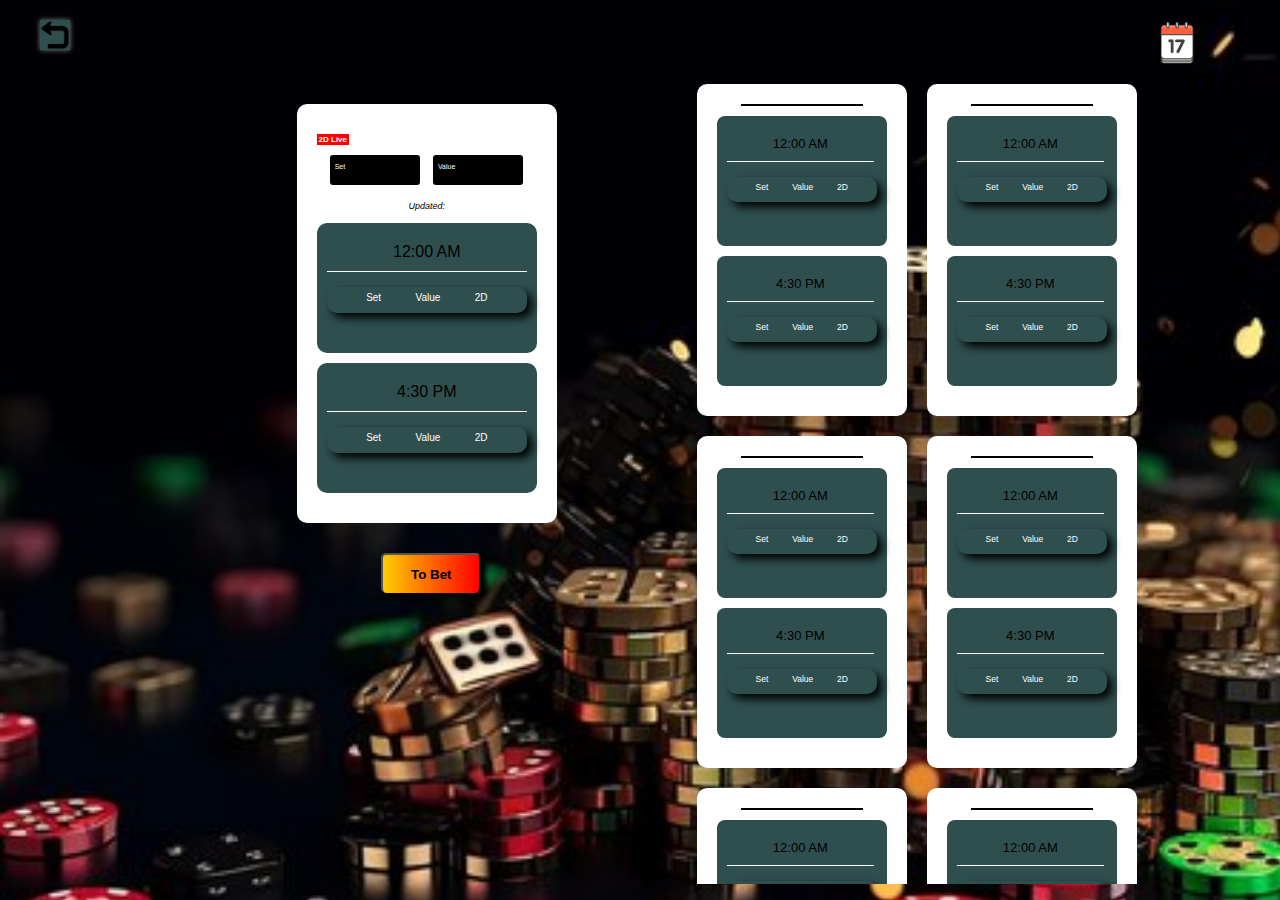
<file: index.html>
<!DOCTYPE html>
<html lang="en">
  <head>
    <meta charset="UTF-8" />
    <meta name="viewport" content="width=device-width, initial-scale=1.0" />
    <link rel="stylesheet" href="./style.css" />
    <script src="jquery3.6.0.js"></script>
    <script src="script.js" defer></script>
    <title>Thai Lottery Results</title>
  </head>
  <body>
    <span class="historyImgContainer">
      <img src="./backButton.png" alt="" class="backButton" />
    </span>
    <span class="tenDayContainer">
      <img src="./tenDate.png" alt="" class="tenDate" />
    </span>

    <div class="bigcontainer">
      <div class="liveBox">
        <div class="container">
          <div class="box">
            <div class="live">2D Live</div>
            <div>
              <span id="live"></span>
            </div>
            <div id="setAndVal">
              <div class="setBox">
                <span class="setText">Set</span>
                <span id="currentSet"></span>
              </div>
              <div class="valBox">
                <span class="valText">Value</span>
                <span id="currentVal"></span>
              </div>
            </div>
            <div class="time">
              <span class="finishOrNot"></span>
              <span class="update"><i>Updated:</i></span>
              <span id="updateTime"></span>
            </div>
            <div id="result-12am">
              <div id="title1">12:00 AM</div>
              <div class="box1">
                <span>
                  <div id="setText">Set</div>
                  <div id="set"></div>
                </span>
                <span>
                  <div id="valText">Value</div>
                  <div id="value"></div>
                </span>
                <span>
                  <div id="twoD_Text">2D</div>
                  <div id="result-12am-text"></div>
                </span>
              </div>
            </div>
            <div id="result-430pm">
              <div id="title1">4:30 PM</div>
              <div class="box1">
                <span>
                  <div id="setText">Set</div>
                  <div id="set2"></div>
                </span>
                <span>
                  <div id="valText">Value</div>
                  <div id="value2"></div>
                </span>
                <span>
                  <div id="twoD_Text">2D</div>
                  <div id="result-430pm-text"></div>
                </span>
              </div>
            </div>
          </div>
        </div>
        <a href="./section.html"><button class="to_Bet">To Bet</button></a>
      </div>

      <div class="scrollable-cart">
        <div class="cart">
          <div class="parent">
            <div class="container1">
              <div class="cartBox">
                <div class="dateContainer">
                  <div id="date"></div>
                </div>
                <div id="cart_result-12am">
                  <div id="cart_title1">12:00 AM</div>
                  <div class="box1">
                    <span>
                      <div id="cart_setText">Set</div>
                      <div id="cart_set"></div>
                    </span>
                    <span>
                      <div id="cart_valText">Value</div>
                      <div id="cart_value"></div>
                    </span>
                    <span>
                      <div id="cart_twoD_Text">2D</div>
                      <div id="tenDay12am"></div>
                    </span>
                  </div>
                </div>
                <div id="cart_result-430pm">
                  <div id="cart_title1">4:30 PM</div>
                  <div class="box1">
                    <span>
                      <div id="cart_setText">Set</div>
                      <div id="cart_set02"></div>
                    </span>
                    <span>
                      <div id="cart_valText">Value</div>
                      <div id="cart_value02"></div>
                    </span>
                    <span>
                      <div id="cart_twoD_Text">2D</div>
                      <div id="tenDay430pm"></div>
                    </span>
                  </div>
                </div>
              </div>
            </div>

            <div class="container1">
              <div class="cartBox">
                <div class="dateContainer">
                  <div id="date1"></div>
                </div>
                <div id="cart_result-12am">
                  <div id="cart_title1">12:00 AM</div>
                  <div class="box1">
                    <span>
                      <div id="cart_setText">Set</div>
                      <div id="cart_set1"></div>
                    </span>
                    <span>
                      <div id="cart_valText">Value</div>
                      <div id="cart_value1"></div>
                    </span>
                    <span>
                      <div id="cart_twoD_Text">2D</div>
                      <div id="tenDay12am1"></div>
                    </span>
                  </div>
                </div>
                <div id="cart_result-430pm">
                  <div id="cart_title1">4:30 PM</div>
                  <div class="box1">
                    <span>
                      <div id="cart_setText">Set</div>
                      <div id="cart_set21"></div>
                    </span>
                    <span>
                      <div id="cart_valText">Value</div>
                      <div id="cart_value21"></div>
                    </span>
                    <span>
                      <div id="cart_twoD_Text">2D</div>
                      <div \ id="tenDay430pm1"></div>
                    </span>
                  </div>
                </div>
              </div>
            </div>
          </div>
          <div class="parent">
            <div class="container1">
              <div class="cartBox">
                <div class="dateContainer">
                  <div id="date2"></div>
                </div>
                <div id="cart_result-12am">
                  <div id="cart_title1">12:00 AM</div>
                  <div class="box1">
                    <span>
                      <div id="cart_setText">Set</div>
                      <div id="cart_set2"></div>
                    </span>
                    <span>
                      <div id="cart_valText">Value</div>
                      <div id="cart_value2"></div>
                    </span>
                    <span>
                      <div id="cart_twoD_Text">2D</div>
                      <div id="tenDay12am2"></div>
                    </span>
                  </div>
                </div>
                <div id="cart_result-430pm">
                  <div id="cart_title1">4:30 PM</div>
                  <div class="box1">
                    <span>
                      <div id="cart_setText">Set</div>
                      <div id="cart_set22"></div>
                    </span>
                    <span>
                      <div id="cart_valText">Value</div>
                      <div id="cart_value22"></div>
                    </span>
                    <span>
                      <div id="cart_twoD_Text">2D</div>
                      <div id="tenDay430pm2"></div>
                    </span>
                  </div>
                </div>
              </div>
            </div>

            <div class="container1">
              <div class="cartBox">
                <div class="dateContainer">
                  <div id="date3"></div>
                </div>
                <div id="cart_result-12am">
                  <div id="cart_title1">12:00 AM</div>
                  <div class="box1">
                    <span>
                      <div id="cart_setText">Set</div>
                      <div id="cart_set3"></div>
                    </span>
                    <span>
                      <div id="cart_valText">Value</div>
                      <div id="cart_value3"></div>
                    </span>
                    <span>
                      <div id="cart_twoD_Text">2D</div>
                      <div id="tenDay12am3"></div>
                    </span>
                  </div>
                </div>
                <div id="cart_result-430pm">
                  <div id="cart_title1">4:30 PM</div>
                  <div class="box1">
                    <span>
                      <div id="cart_setText">Set</div>
                      <div id="cart_set23"></div>
                    </span>
                    <span>
                      <div id="cart_valText">Value</div>
                      <div id="cart_value23"></div>
                    </span>
                    <span>
                      <div id="cart_twoD_Text">2D</div>
                      <div id="tenDay430pm3"></div>
                    </span>
                  </div>
                </div>
              </div>
            </div>
          </div>
          <div class="parent">
            <div class="container1">
              <div class="cartBox">
                <div class="dateContainer">
                  <div id="date4"></div>
                </div>
                <div id="cart_result-12am">
                  <div id="cart_title1">12:00 AM</div>
                  <div class="box1">
                    <span>
                      <div id="cart_setText">Set</div>
                      <div id="cart_set4"></div>
                    </span>
                    <span>
                      <div id="cart_valText">Value</div>
                      <div id="cart_value4"></div>
                    </span>
                    <span>
                      <div id="cart_twoD_Text">2D</div>
                      <div id="tenDay12am4"></div>
                    </span>
                  </div>
                </div>
                <div id="cart_result-430pm">
                  <div id="cart_title1">4:30 PM</div>
                  <div class="box1">
                    <span>
                      <div id="cart_setText">Set</div>
                      <div id="cart_set24"></div>
                    </span>
                    <span>
                      <div id="cart_valText">Value</div>
                      <div id="cart_value24"></div>
                    </span>
                    <span>
                      <div id="cart_twoD_Text">2D</div>
                      <div id="tenDay430pm4"></div>
                    </span>
                  </div>
                </div>
              </div>
            </div>

            <div class="container1">
              <div class="cartBox">
                <div class="dateContainer">
                  <div id="date5"></div>
                </div>
                <div id="cart_result-12am">
                  <div id="cart_title1">12:00 AM</div>
                  <div class="box1">
                    <span>
                      <div id="cart_setText">Set</div>
                      <div id="cart_set5"></div>
                    </span>
                    <span>
                      <div id="cart_valText">Value</div>
                      <div id="cart_value5"></div>
                    </span>
                    <span>
                      <div id="cart_twoD_Text">2D</div>
                      <div id="tenDay12am5"></div>
                    </span>
                  </div>
                </div>
                <div id="cart_result-430pm">
                  <div id="cart_title1">4:30 PM</div>
                  <div class="box1">
                    <span>
                      <div id="cart_setText">Set</div>
                      <div id="cart_set25"></div>
                    </span>
                    <span>
                      <div id="cart_valText">Value</div>
                      <div id="cart_value25"></div>
                    </span>
                    <span>
                      <div id="cart_twoD_Text">2D</div>
                      <div id="tenDay430pm5"></div>
                    </span>
                  </div>
                </div>
              </div>
            </div>
          </div>
          <div class="parent">
            <div class="container1">
              <div class="cartBox">
                <div class="dateContainer">
                  <div id="date6"></div>
                </div>
                <div id="cart_result-12am">
                  <div id="cart_title1">12:00 AM</div>
                  <div class="box1">
                    <span>
                      <div id="cart_setText">Set</div>
                      <div id="cart_set6"></div>
                    </span>
                    <span>
                      <div id="cart_valText">Value</div>
                      <div id="cart_value6"></div>
                    </span>
                    <span>
                      <div id="cart_twoD_Text">2D</div>
                      <div id="tenDay12am6"></div>
                    </span>
                  </div>
                </div>
                <div id="cart_result-430pm">
                  <div id="cart_title1">4:30 PM</div>
                  <div class="box1">
                    <span>
                      <div id="cart_setText">Set</div>
                      <div id="cart_set26"></div>
                    </span>
                    <span>
                      <div id="cart_valText">Value</div>
                      <div id="cart_value26"></div>
                    </span>
                    <span>
                      <div id="cart_twoD_Text">2D</div>
                      <div id="tenDay430pm6"></div>
                    </span>
                  </div>
                </div>
              </div>
            </div>

            <div class="container1">
              <div class="cartBox">
                <div class="dateContainer">
                  <div id="date7"></div>
                </div>
                <div id="cart_result-12am">
                  <div id="cart_title1">12:00 AM</div>
                  <div class="box1">
                    <span>
                      <div id="cart_setText">Set</div>
                      <div id="cart_set7"></div>
                    </span>
                    <span>
                      <div id="cart_valText">Value</div>
                      <div id="cart_value7"></div>
                    </span>
                    <span>
                      <div id="cart_twoD_Text">2D</div>
                      <div id="tenDay12am7"></div>
                    </span>
                  </div>
                </div>
                <div id="cart_result-430pm">
                  <div id="cart_title1">4:30 PM</div>
                  <div class="box1">
                    <span>
                      <div id="cart_setText">Set</div>
                      <div id="cart_set27"></div>
                    </span>
                    <span>
                      <div id="cart_valText">Value</div>
                      <div id="cart_value27"></div>
                    </span>
                    <span>
                      <div id="cart_twoD_Text">2D</div>
                      <div id="tenDay430pm7"></div>
                    </span>
                  </div>
                </div>
              </div>
            </div>
          </div>
          <div class="parent">
            <div class="container1">
              <div class="cartBox">
                <div class="dateContainer">
                  <div id="date8"></div>
                </div>
                <div id="cart_result-12am">
                  <div id="cart_title1">12:00 AM</div>
                  <div class="box1">
                    <span>
                      <div id="cart_setText">Set</div>
                      <div id="cart_set8"></div>
                    </span>
                    <span>
                      <div id="cart_valText">Value</div>
                      <div id="cart_value8"></div>
                    </span>
                    <span>
                      <div id="cart_twoD_Text">2D</div>
                      <div id="tenDay12am8"></div>
                    </span>
                  </div>
                </div>
                <div id="cart_result-430pm">
                  <div id="cart_title1">4:30 PM</div>
                  <div class="box1">
                    <span>
                      <div id="cart_setText">Set</div>
                      <div id="cart_set28"></div>
                    </span>
                    <span>
                      <div id="cart_valText">Value</div>
                      <div id="cart_value28"></div>
                    </span>
                    <span>
                      <div id="cart_twoD_Text">2D</div>
                      <div id="tenDay430pm8"></div>
                    </span>
                  </div>
                </div>
              </div>
            </div>

            <div class="container1">
              <div class="cartBox">
                <div class="dateContainer">
                  <div id="date9"></div>
                </div>
                <div id="cart_result-12am">
                  <div id="cart_title1">12:00 AM</div>
                  <div class="box1">
                    <span>
                      <div id="cart_setText">Set</div>
                      <div id="cart_set9"></div>
                    </span>
                    <span>
                      <div id="cart_valText">Value</div>
                      <div id="cart_value9"></div>
                    </span>
                    <span>
                      <div id="cart_twoD_Text">2D</div>
                      <div id="tenDay12am9"></div>
                    </span>
                  </div>
                </div>
                <div id="cart_result-430pm">
                  <div id="cart_title1">4:30 PM</div>
                  <div class="box1">
                    <span>
                      <div id="cart_setText">Set</div>
                      <div id="cart_set29"></div>
                    </span>
                    <span>
                      <div id="cart_valText">Value</div>
                      <div id="cart_value29"></div>
                    </span>
                    <span>
                      <div id="cart_twoD_Text">2D</div>
                      <div id="tenDay430pm9"></div>
                    </span>
                  </div>
                </div>
              </div>
            </div>
          </div>
        </div>
      </div>
    </div>
  </body>
</html>
</file>
<file: style.css>
body {
  margin: 0;
  padding: 0;
  font-family: Arial, sans-serif;
  background-image: url(./bg2d.jpg);
  background-size: 140%;
  position: relative;
}

@media only screen and (max-width: 720px) {
  body {
    background-size: 200%;
  }
}

.backButton {
  width: 30px;
  height: 30px;
  background-color: darkslategray;
  margin: 20px;
  margin-left: 40px;
  box-shadow: 0 0 5px gray;
  cursor: pointer;
}

.tenDate {
  position: absolute;
  top: 2%;
  left: 90%;
  width: 50px;
  height: 50px;
  cursor: pointer;
}

.tenDate:hover,
.backButton:hover {
  -webkit-transform: translateY(4px);
  transform: translateY(4px);
}

.container {
  display: flex;
  align-items: center;
  justify-content: center;
  margin-left: 10px;
  border-radius: 10px;
  background-color: white;
}

.container1 {
  display: flex;
  align-items: center;
  justify-content: center;
  margin-left: 5px;
  margin: 10px;
  background-color: white;
  border-radius: 10px;
}

.box {
  text-align: center;
  padding: 20px;

  width: 220px;
}

.cartBox {
  text-align: center;
  padding: 20px;

  width: 170px;
}

.live {
  width: 30px;
  font-size: 8px;
  color: white;
  font-weight: bolder;
  text-shadow: 1px 1px 5px red;
  border: 1px solid red;
  background-color: red;
}

.live,
.time,
#result-12am,
#cart_result-430pm,
#setAndVal {
  margin: 10px 0;
}

.live,
.time,
#cart_result-12am,
#result-430pm,
#setAndVal {
  margin: 10px 0;
}

#result-12am,
#result-430pm {
  width: 200px;
  height: 110px;
  background-color: darkslategray;
  text-align: center;
  padding: 10px;
  border-radius: 10px;
}

#cart_result-12am,
#cart_result-430pm {
  width: 150px;
  height: 110px;
  background-color: darkslategrey;
  text-align: center;
  padding: 10px;
  border-radius: 8px;
}

#set,
#value,
#set2,
#value2 {
  font-weight: bold;
  font-size: 13px;
}

#cart_set,
#cart_set1,
#cart_set02,
#cart_set3,
#cart_set4,
#cart_set5,
#cart_set6,
#cart_set7,
#cart_set8,
#cart_set9,
#cart_value,
#cart_value1,
#cart_value02,
#cart_value3,
#cart_value4,
#cart_value5,
#cart_value6,
#cart_value7,
#cart_value8,
#cart_value9,
#cart_set2,
#cart_set21,
#cart_set22,
#cart_set23,
#cart_set24,
#cart_set25,
#cart_set26,
#cart_set27,
#cart_set28,
#cart_set29,
#cart_value2,
#cart_value21,
#cart_value22,
#cart_value23,
#cart_value24,
#cart_value25,
#cart_value26,
#cart_value27,
#cart_value28,
#cart_value29 {
  font-weight: bold;
  font-size: 11px;
}
#result-12am-text,
#result-430pm-text {
  font-weight: bolder;
  color: goldenrod;
}

#tenDay12am,
#tenDay12am1,
#tenDay12am2,
#tenDay12am3,
#tenDay12am4,
#tenDay12am5,
#tenDay12am6,
#tenDay12am7,
#tenDay12am8,
#tenDay12am9,
#tenDay430pm,
#tenDay430pm1,
#tenDay430pm2,
#tenDay430pm3,
#tenDay430pm4,
#tenDay430pm5,
#tenDay430pm6,
#tenDay430pm7,
#tenDay430pm8,
#tenDay430pm9 {
  font-weight: bolder;
  color: goldenrod;
  font-size: 13px;
}

.box1 {
  display: flex;
  justify-content: space-evenly;
  margin-top: 15px;
  box-shadow: 5px 5px 10px black;
  border-radius: 10px;
  padding: 5px;
}

#title1 {
  width: 180px;
  border-bottom: 1px solid white;
  text-align: center;
  padding: 10px;
}
#cart_title1 {
  width: 127px;
  border-bottom: 1px solid white;
  text-align: center;
  padding: 10px;
  font-size: 13px;
}

#setAndVal {
  display: flex;
  justify-content: space-evenly;
  width: 100%;
}

.setBox,
.valBox {
  width: 70px;
  height: 10px;
  padding: 10px;
  background-color: black;
  color: white;
  overflow: hidden;

  border-radius: 3px;
  position: relative;
}
#live {
  font-size: 45px;
  font-weight: bolder;
  color: darkred;
  text-shadow: 2px 2px 5px black;
}

#setText,
#valText,
#twoD_Text {
  font-size: 10px;
  color: white;
  padding-bottom: 5px;
}

#cart_setText,
#cart_setText1,
#cart_setText2,
#cart_setText3,
#cart_setText4,
#cart_setText5,
#cart_setText6,
#cart_setText7,
#cart_setText8,
#cart_setText9,
#cart_valText,
#cart_valText1,
#cart_valText2,
#cart_valText3,
#cart_valText4,
#cart_valText5,
#cart_valText6,
#cart_valText7,
#cart_valText8,
#cart_valText9,
#cart_twoD_Text,
#cart_twoD_Text1,
#cart_twoD_Text2,
#cart_twoD_Text3,
#cart_twoD_Text4,
#cart_twoD_Text5,
#cart_twoD_Text6,
#cart_twoD_Text7,
#cart_twoD_Text8,
#cart_twoD_Text9 {
  font-size: 8.5px;
  color: white;
  padding-bottom: 5px;
}

.setText,
.valText {
  position: absolute;
  top: 28%;
  left: 5%;
  font-size: 7px;
}

#currentSet,
#currentVal {
  font-weight: bold;
  font-size: 10px;
}
.update,
#updateTime {
  font-size: 9px;
  color: black;
}

.bigcontainer {
  overflow-x: hidden;
  display: flex;
  flex-wrap: nowrap;
  justify-content: center;
  align-items: flex-start;
}

.liveBox {
  display: flex;
  flex-direction: column;
  justify-content: center;
  align-items: flex-start;
  padding-right: 120px;
  margin-top: 30px;
  margin-left: 12%;

  display: block;
}

.scrollable-cart {
  overflow-y: auto;
  max-height: 90vh;
  max-width: auto;
  background-color: inherit;

  scrollbar-width: thin;
  scrollbar-color: inherit inherit;

  &::-webkit-scrollbar {
    width: 0px;
  }

  &::-webkit-scrollbar-thumb {
    background-color: inherit;
    border-radius: 6px;
  }

  &::-webkit-scrollbar-track {
    background-color: inherit;
  }
}

.cart {
  border-left: 1px solid thin;
  border-right: 1px solid thin;
  opacity: 1;
  visibility: visible;
  padding-left: 10px;
}

/* Add a class to hide the cart when needed */
.cart.hide {
  opacity: 0;
  visibility: hidden;
  display: none; /* Hide the cart completely */
}

.parent {
  display: flex;
}

#date,
#date1,
#date2,
#date3,
#date4,
#date5,
#date6,
#date7,
#date8,
#date9 {
  width: 120px;

  font-size: 17px;
  font-weight: bolder;
  text-shadow: 1px 1px 10px grey;
  color: darkred;
  border: 1px solid black;
}
.dateContainer {
  display: flex;

  justify-content: center;
  align-items: center;
}

.to_Bet {
  border-radius: 5px;
  width: 100px;
  height: 40px;
  padding: 10px;
  background: linear-gradient(to right, #ffcc00, red);
  border-bottom: none;
  text-decoration: none;
  box-shadow: 5px 5px 5px black;
  margin-top: 30px;
  margin-left: 35%;
  font-weight: bolder;
}
.to_Bet:hover {
  -webkit-transform: translateY(4px);
  transform: translateY(4px);
}
</file>
